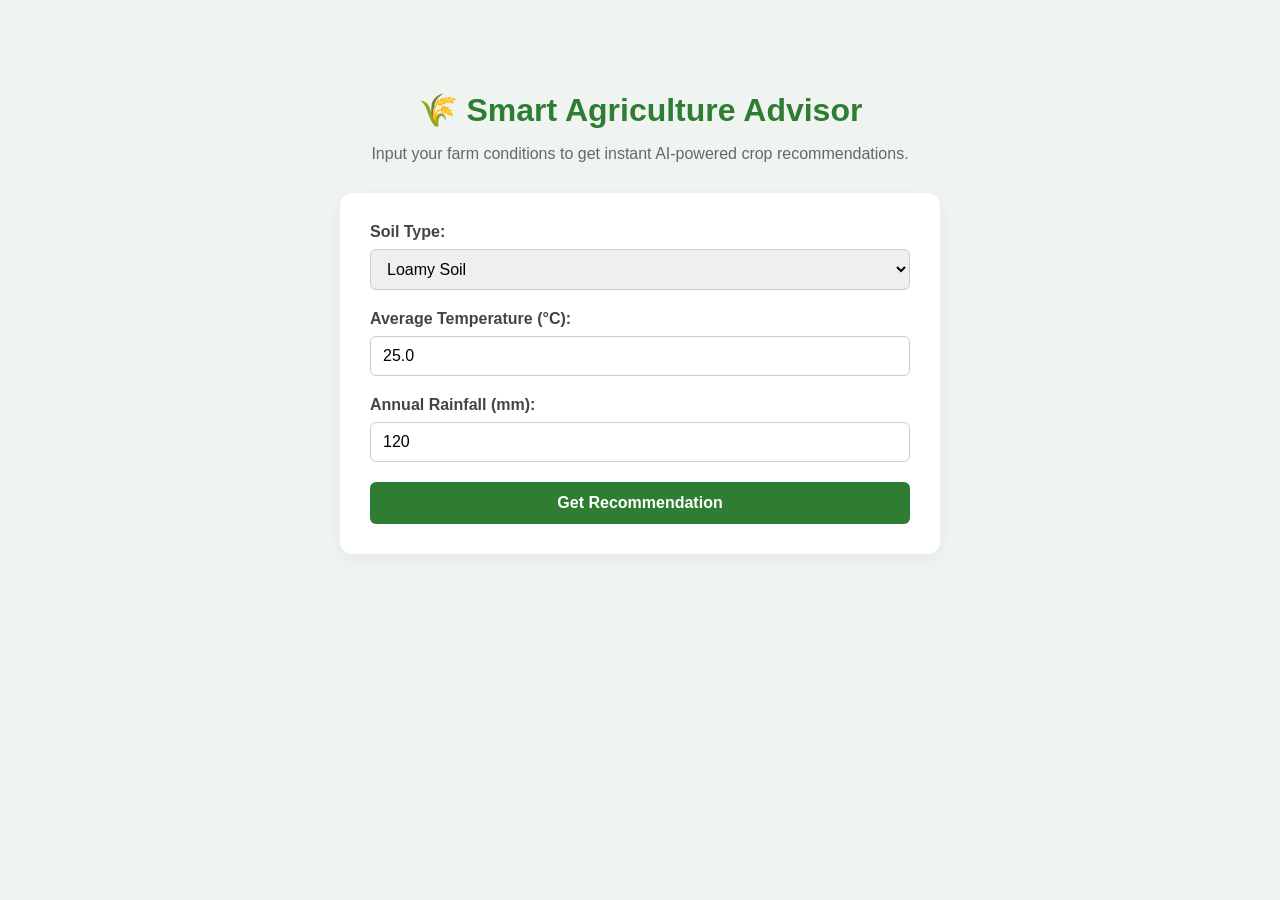
<file: templates/index.html>
<!DOCTYPE html>
<html lang="en">
<head>
    <meta charset="UTF-8">
    <meta name="viewport" content="width=device-width, initial-scale=1.0">
    <title>Smart Agriculture Advisor Dashboard</title>
    <link rel="stylesheet" href="/static/style.css">
</head>
<body>
    <div class="container">
        <header>
            <h1>🌾 Smart Agriculture Advisor</h1>
            <p>Input your farm conditions to get instant AI-powered crop recommendations.</p>
        </header>

        <main class="card">
            <form id="agriForm">
                <div class="form-group">
                    <label for="soil_type">Soil Type:</label>
                    <select id="soil_type" required>
                        <option value="Loamy">Loamy Soil</option>
                        <option value="Clay">Clay Soil</option>
                        <option value="Sandy">Sandy Soil</option>
                        <option value="Silt">Silt Soil</option>
                    </select>
                </div>

                <div class="form-group">
                    <label for="temperature">Average Temperature (°C):</label>
                    <input type="number" id="temperature" step="0.1" value="25.0" required>
                </div>

                <div class="form-group">
                    <label for="rainfall">Annual Rainfall (mm):</label>
                    <input type="number" id="rainfall" step="1" value="120" required>
                </div>

                <button type="submit" class="btn">Get Recommendation</button>
            </form>

            <div id="resultBox" class="hidden">
                <h2>Recommendation Results</h2>
                <p><strong>Recommended Crop:</strong> <span id="resCrop"></span></p>
                <p><strong>Farming Tips:</strong> <span id="resTips"></span></p>
            </div>
        </main>
    </div>

    <script>
        document.getElementById('agriForm').addEventListener('submit', async function(e) {
            e.preventDefault();
            
            const soil_type = document.getElementById('soil_type').value;
            const temperature = parseFloat(document.getElementById('temperature').value);
            const rainfall = parseFloat(document.getElementById('rainfall').value);

            const response = await fetch('/api/recommend', {
                method: 'POST',
                headers: { 'Content-Type': 'application/json' },
                body: JSON.stringify({ soil_type, temperature, rainfall })
            });

            const data = await response.json();
            
            document.getElementById('resCrop').innerText = data.recommended_crop;
            document.getElementById('resTips').innerText = data.advisory_tips;
            document.getElementById('resultBox').classList.remove('hidden');
        });
    </script>
</body>
</html>
</file>
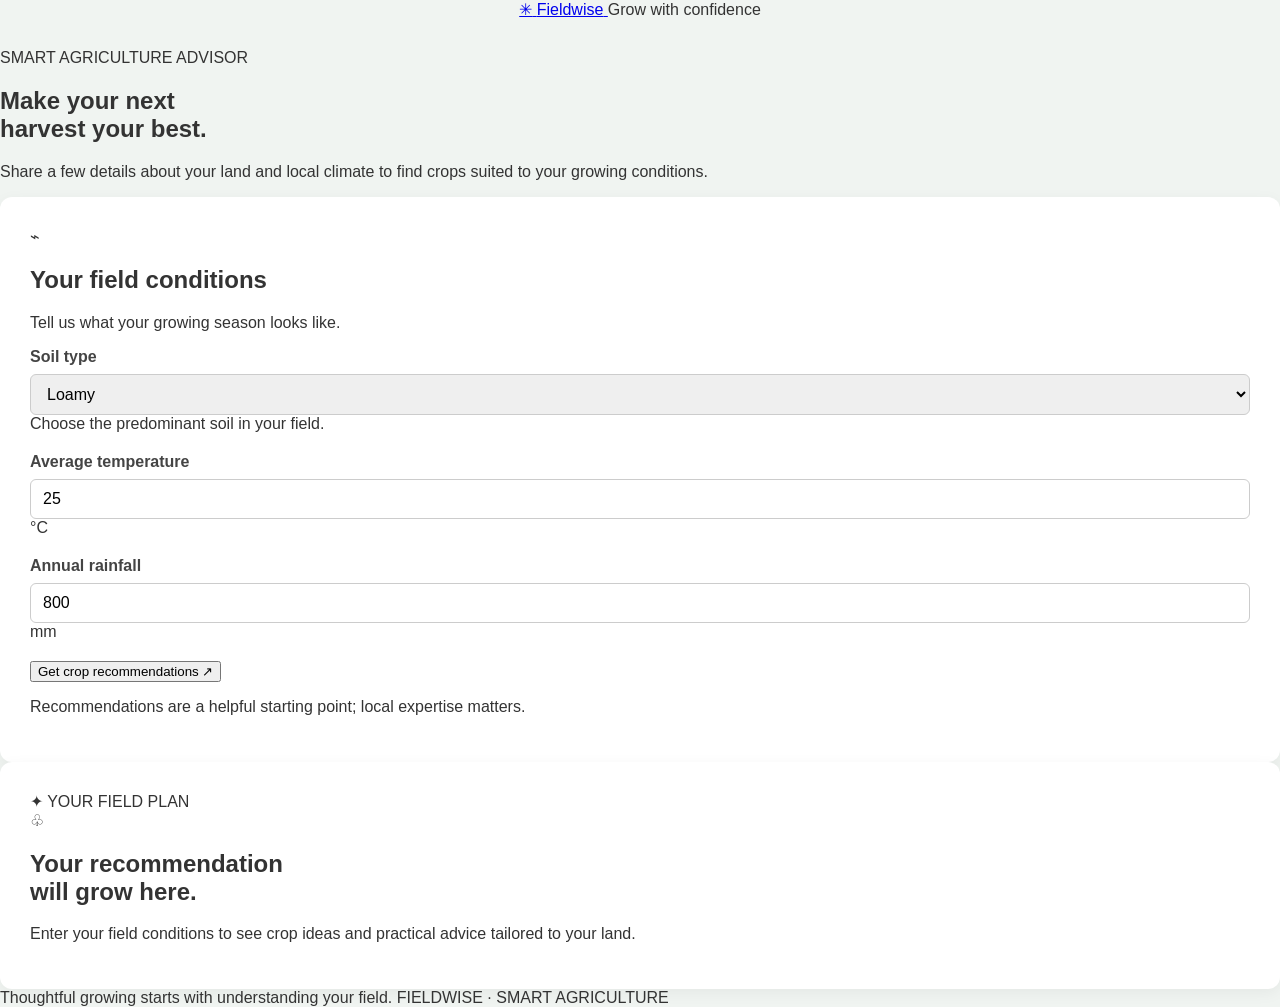
<file: smart-agri-app/templates/index.html>
<!DOCTYPE html>
<html lang="en">
<head>
    <meta charset="UTF-8">
    <meta name="viewport" content="width=device-width, initial-scale=1">
    <meta name="theme-color" content="#f4f7ef">
    <meta name="description" content="Get practical crop recommendations from your soil and climate conditions.">
    <title>Smart Agriculture Advisor</title>
    <link rel="stylesheet" href="/static/style.css">
</head>
<body>
    <div class="page-shell">
        <header class="site-header">
            <a class="brand" href="/" aria-label="Smart Agriculture Advisor home">
                <span class="brand-mark" aria-hidden="true">✳</span>
                <span>Fieldwise</span>
            </a>
            <span class="header-note"><span class="status-dot"></span> Grow with confidence</span>
        </header>

        <main>
            <section class="intro" aria-labelledby="page-title">
                <p class="eyebrow">SMART AGRICULTURE ADVISOR</p>
                <h1 id="page-title">Make your next<br><span>harvest your best.</span></h1>
                <p class="intro-copy">
                    Share a few details about your land and local climate to find crops
                    suited to your growing conditions.
                </p>
            </section>

            <div class="dashboard">
                <section class="card form-card" aria-labelledby="form-title">
                    <div class="section-heading">
                        <div class="section-icon" aria-hidden="true">⌁</div>
                        <div>
                            <h2 id="form-title">Your field conditions</h2>
                            <p>Tell us what your growing season looks like.</p>
                        </div>
                    </div>

                    <form id="agriForm">
                        <div class="form-group">
                            <label for="soil_type">Soil type</label>
                            <select id="soil_type" name="soil_type" required>
                                <option value="Loamy">Loamy</option>
                                <option value="Clay">Clay</option>
                                <option value="Sandy">Sandy</option>
                                <option value="Silt">Silt</option>
                            </select>
                            <span class="field-hint">Choose the predominant soil in your field.</span>
                        </div>

                        <div class="form-row">
                            <div class="form-group">
                                <label for="temperature">Average temperature</label>
                                <div class="input-with-unit">
                                    <input
                                        id="temperature"
                                        name="temperature"
                                        type="number"
                                        min="-20"
                                        max="60"
                                        step="0.1"
                                        value="25"
                                        required
                                    >
                                    <span>°C</span>
                                </div>
                            </div>
                            <div class="form-group">
                                <label for="rainfall">Annual rainfall</label>
                                <div class="input-with-unit">
                                    <input
                                        id="rainfall"
                                        name="rainfall"
                                        type="number"
                                        min="0"
                                        max="10000"
                                        step="1"
                                        value="800"
                                        required
                                    >
                                    <span>mm</span>
                                </div>
                            </div>
                        </div>

                        <button id="submitButton" class="button-primary" type="submit">
                            <span>Get crop recommendations</span>
                            <span aria-hidden="true">↗</span>
                        </button>
                        <p class="form-footnote">Recommendations are a helpful starting point; local expertise matters.</p>
                    </form>
                </section>

                <section class="card result-card" aria-labelledby="result-title">
                    <div class="result-topline">
                        <span class="result-icon" aria-hidden="true">✦</span>
                        <span>YOUR FIELD PLAN</span>
                    </div>
                    <div id="emptyState" class="empty-state">
                        <div class="field-art" aria-hidden="true">
                            <span class="sun"></span>
                            <span class="hill hill-back"></span>
                            <span class="hill hill-front"></span>
                            <span class="sprout">♧</span>
                        </div>
                        <h2 id="result-title">Your recommendation<br>will grow here.</h2>
                        <p>Enter your field conditions to see crop ideas and practical advice tailored to your land.</p>
                    </div>
                    <div id="resultContent" class="result-content" hidden aria-live="polite">
                        <p class="result-label">AI-POWERED FIELD PLAN</p>
                        <h2>Crop ideas</h2>
                        <ul id="resCrops" class="crop-list"></ul>
                        <div class="advice-panel">
                            <h3><span aria-hidden="true">✦</span> Why these crops?</h3>
                            <p id="resReasoning"></p>
                        </div>
                        <section class="advice-section" aria-labelledby="tipsTitle">
                            <h3 id="tipsTitle">Field advice</h3>
                            <ul id="tipsList"></ul>
                        </section>
                        <section class="advice-section" aria-labelledby="stepsTitle">
                            <h3 id="stepsTitle">Suggested next steps</h3>
                            <ul id="stepsList"></ul>
                        </section>
                        <p id="cautionText" class="caution-text"></p>
                        <p id="conditionSummary" class="condition-summary"></p>
                    </div>
                    <div id="errorMessage" class="error-message" role="alert" hidden></div>
                </section>
            </div>
        </main>

        <footer class="site-footer">
            <span>Thoughtful growing starts with understanding your field.</span>
            <span>FIELDWISE <span aria-hidden="true">·</span> SMART AGRICULTURE</span>
        </footer>
    </div>

    <script>
        const form = document.getElementById("agriForm");
        const submitButton = document.getElementById("submitButton");
        const emptyState = document.getElementById("emptyState");
        const resultContent = document.getElementById("resultContent");
        const errorMessage = document.getElementById("errorMessage");

        function fillList(listElement, items) {
            listElement.replaceChildren();
            for (const item of items) {
                const listItem = document.createElement("li");
                listItem.textContent = item;
                listElement.appendChild(listItem);
            }
        }

        form.addEventListener("submit", async (event) => {
            event.preventDefault();
            errorMessage.hidden = true;
            submitButton.disabled = true;
            submitButton.querySelector("span").textContent = "Finding recommendations…";

            const payload = {
                soil_type: document.getElementById("soil_type").value,
                temperature: Number(document.getElementById("temperature").value),
                rainfall: Number(document.getElementById("rainfall").value),
            };

            try {
                const response = await fetch("/api/recommend", {
                    method: "POST",
                    headers: { "Content-Type": "application/json" },
                    body: JSON.stringify(payload),
                });

                if (!response.ok) {
                    const errorData = await response.json().catch(() => ({}));
                    const detail = Array.isArray(errorData.detail)
                        ? "Please check the values and try again."
                        : errorData.detail;
                    throw new Error(detail || "We couldn't create a recommendation. Please try again.");
                }

                const data = await response.json();
                fillList(document.getElementById("resCrops"), data.recommended_crops);
                document.getElementById("resReasoning").textContent = data.reasoning;
                fillList(document.getElementById("tipsList"), data.advisory_tips);
                fillList(document.getElementById("stepsList"), data.next_steps);
                document.getElementById("cautionText").textContent = data.caution;
                document.getElementById("conditionSummary").textContent =
                    `${data.soil_type} soil · ${data.temperature}°C · ${data.rainfall} mm annual rainfall · ${data.model}`;
                emptyState.hidden = true;
                resultContent.hidden = false;
            } catch (error) {
                errorMessage.textContent = error.message || "Unable to reach the advisor. Check your connection and try again.";
                errorMessage.hidden = false;
            } finally {
                submitButton.disabled = false;
                submitButton.querySelector("span").textContent = "Get crop recommendations";
            }
        });
    </script>
</body>
</html>
</file>
<file: static/style.css>
body {
    font-family: 'Segoe UI', Tahoma, Geneva, Verdana, sans-serif;
    background-color: #f0f4f1;
    color: #333;
    margin: 0;
    padding: 0;
}

.container {
    max-width: 600px;
    margin: 50px auto;
    padding: 20px;
}

header {
    text-align: center;
    margin-bottom: 30px;
}

header h1 {
    color: #2e7d32;
    margin-bottom: 10px;
}

header p {
    color: #666;
}

.card {
    background: #ffffff;
    padding: 30px;
    border-radius: 12px;
    box-shadow: 0 4px 15px rgba(0, 0, 0, 0.05);
}

.form-group {
    margin-bottom: 20px;
}

label {
    display: block;
    margin-bottom: 8px;
    font-weight: 600;
    color: #444;
}

select, input {
    width: 100%;
    padding: 10px 12px;
    border: 1px solid #ccc;
    border-radius: 6px;
    font-size: 16px;
    box-sizing: border-box;
}

select:focus, input:focus {
    border-color: #2e7d32;
    outline: none;
}

.btn {
    width: 100%;
    background-color: #2e7d32;
    color: white;
    border: none;
    padding: 12px;
    font-size: 16px;
    font-weight: 600;
    border-radius: 6px;
    cursor: pointer;
    transition: background-color 0.2s;
}

.btn:hover {
    background-color: #1b5e20;
}

.hidden {
    display: none;
}

#resultBox {
    margin-top: 30px;
    padding: 20px;
    background-color: #e8f5e9;
    border-left: 5px solid #2e7d32;
    border-radius: 6px;
}

#resultBox h2 {
    margin-top: 0;
    color: #2e7d32;
    font-size: 20px;
}
</file>
